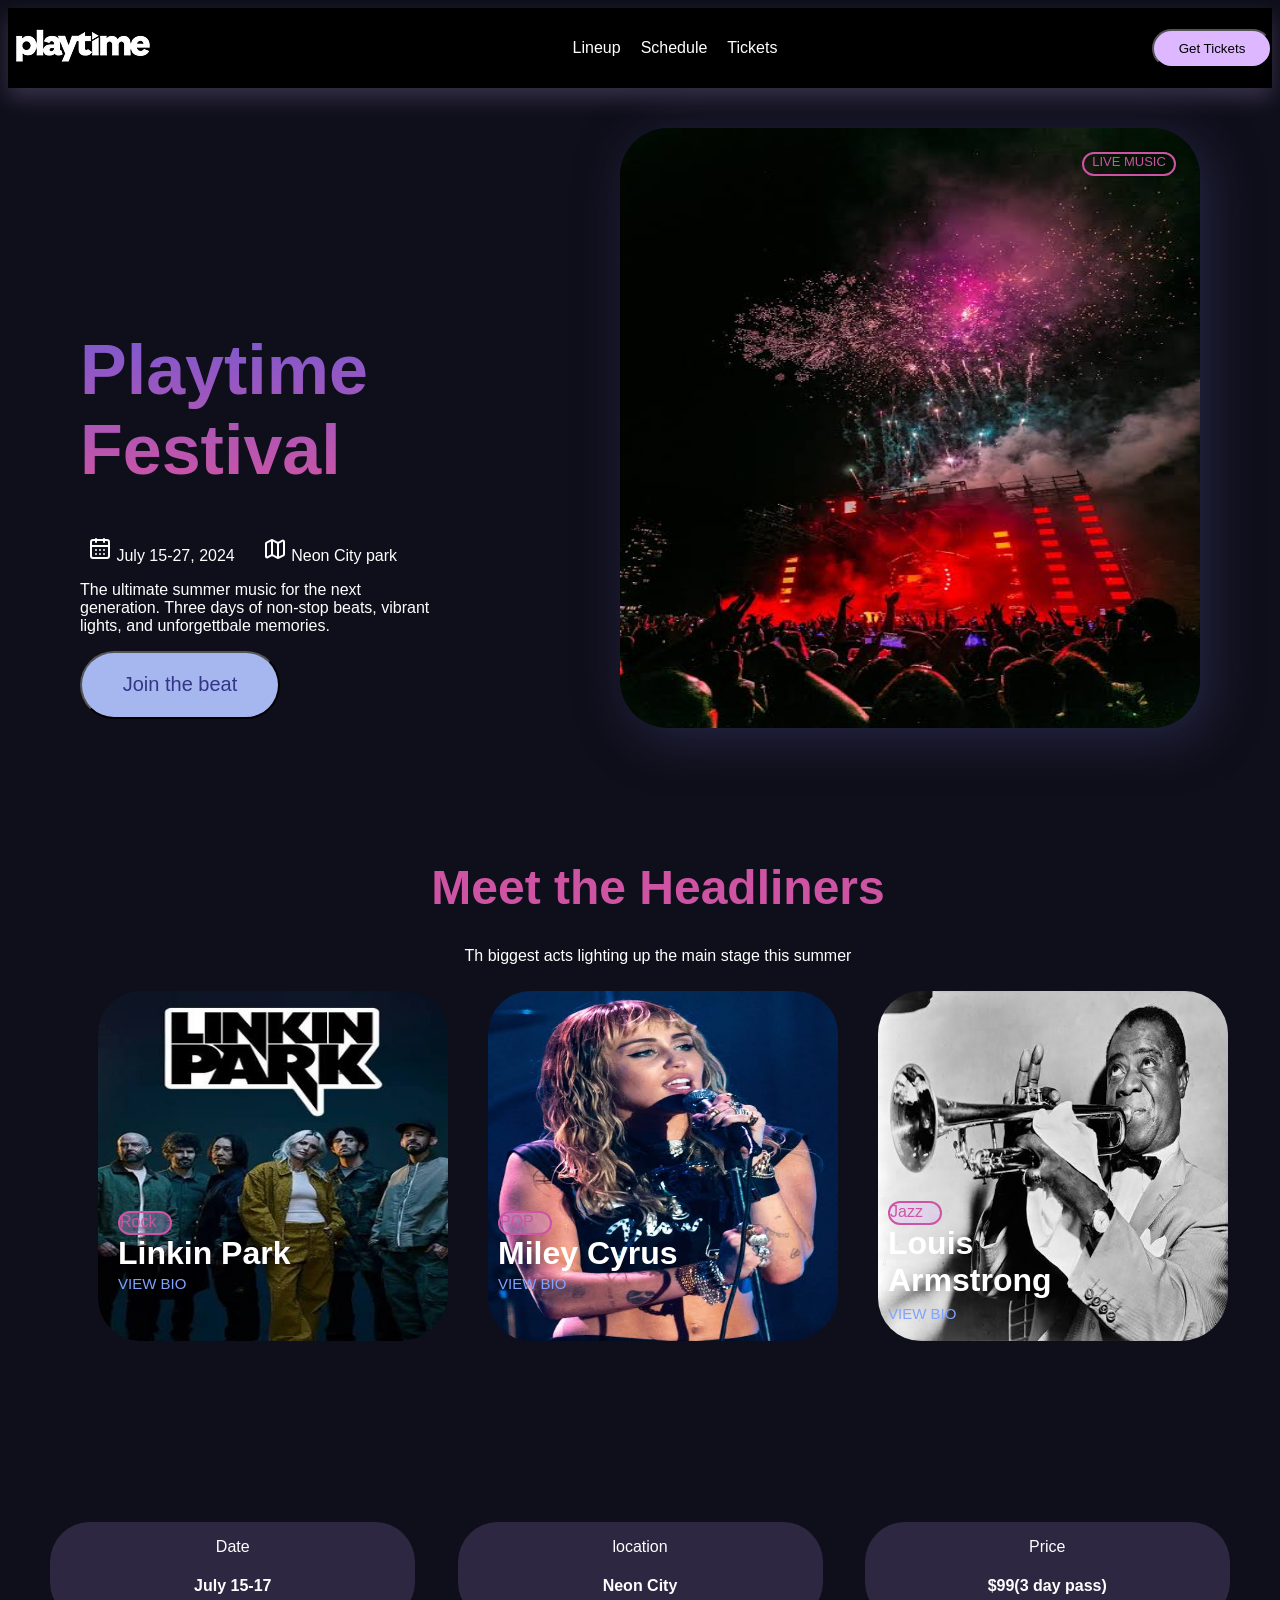
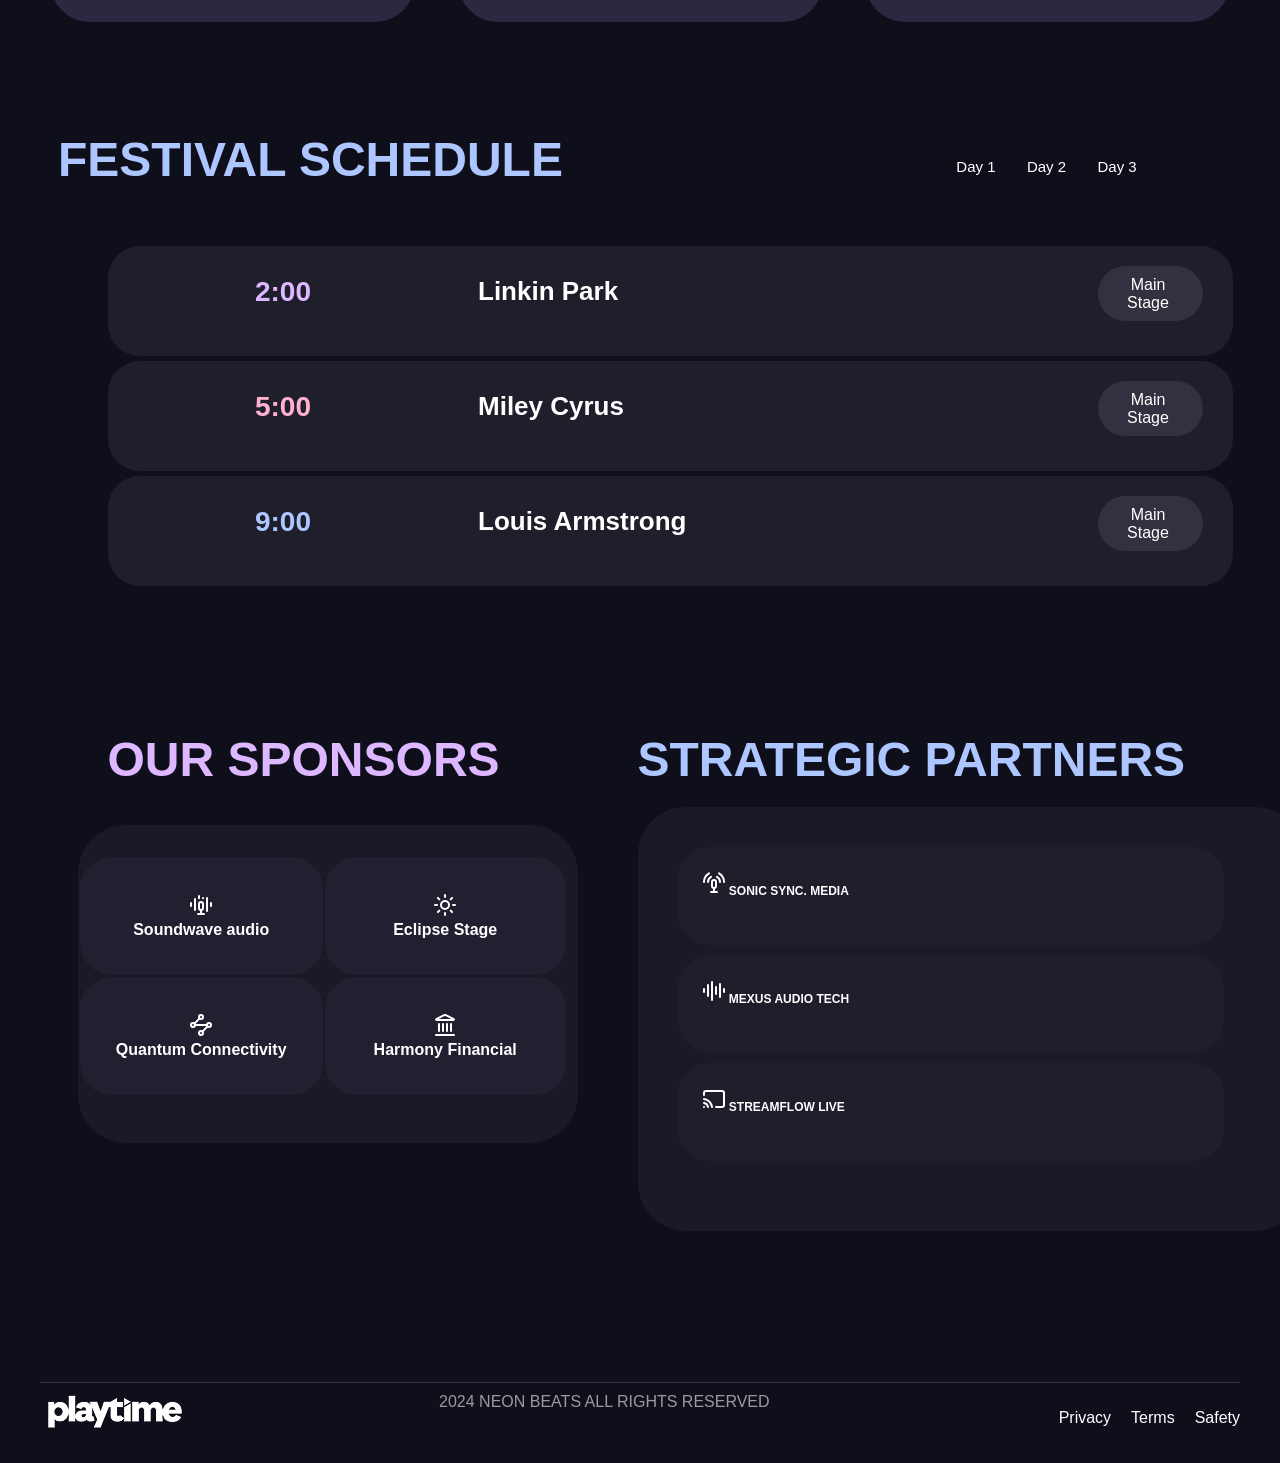
<file: index.html>
<!doctype html>
<html lang="en">
  <head>
    <meta charset="UTF-8" />
    <meta name="viewport" content="width=device-width, initial-scale=1.0" />
    <title>playtime day 1</title>
    <link rel="stylesheet" href="main.css" />
  </head>

  <body
    style="
      background-color: rgba(15, 15, 27, 1);
      color: white;
      font-family: Anybody, sans-serif;
    "
  >
    <div class="header">
      <div class="header-2">
        <div class="logo">
          <a href="/">
            <img src="PT logo 2.2922ebe0 1 (1).png" class="image/logo" />
          </a>
        </div>

        <ul class="menu">
          <li>
            <a>Lineup</a>
          </li>
          <li>
            <a>Schedule</a>
          </li>
          <li>
            <a>Tickets</a>
          </li>
        </ul>

        <button class="action">Get Tickets</button>
      </div>
    </div>

    <div class="container-jam">
      <div class="jam">
        <div class="jam-text">
          <h1 class="jam-title">Playtime Festival</h1>
          <div class="jam-meta">
            <div class="jam-date">
              <svg
                xmlns="http://www.w3.org/2000/svg"
                width="24"
                height="24"
                viewBox="0 0 24 24"
                fill="none"
                stroke="currentColor"
                stroke-width="2"
                stroke-linecap="round"
                stroke-linejoin="round"
                class="lucide lucide-calendar-days-icon lucide-calendar-days"
              >
                <path d="M8 2v3" />
                <path d="M16 2v3" />
                <rect x="3" y="3" width="18" height="18" rx="2" />
                <path d="M3 9h18" />
                <path d="M8 13h.01" />
                <path d="M12 13h.01" />
                <path d="M16 13h.01" />
                <path d="M8 17h.01" />
                <path d="M12 17h.01" />
                <path d="M16 17h.01" />
              </svg>
              July 15-27, 2024
            </div>
            <div class="jam-location">
              <svg
                xmlns="http://www.w3.org/2000/svg"
                width="24"
                height="24"
                viewBox="0 0 24 24"
                fill="none"
                stroke="currentColor"
                stroke-width="2"
                stroke-linecap="round"
                stroke-linejoin="round"
                class="lucide lucide-map-icon lucide-map"
              >
                <path
                  d="M14.106 5.553a2 2 0 0 0 1.788 0l3.659-1.83A1 1 0 0 1 21 4.619v12.764a1 1 0 0 1-.553.894l-4.553 2.277a2 2 0 0 1-1.788 0l-4.212-2.106a2 2 0 0 0-1.788 0l-3.659 1.83A1 1 0 0 1 3 19.381V6.618a1 1 0 0 1 .553-.894l4.553-2.277a2 2 0 0 1 1.788 0z"
                />
                <path d="M15 5.764v15" />
                <path d="M9 3.236v15" />
              </svg>
              Neon City park
            </div>
          </div>
          <div class="jamparagraph">
            <p>
              The ultimate summer music for the next <br />
              generation. Three days of non-stop beats, vibrant <br />
              lights, and unforgettbale memories.
            </p>
          </div>

          <button class="jam-action">Join the beat</button>
        </div>
        <div class="jam-image">
          <img src="images-6.jpg" class="image/jam-image" />
          <div class="jam-icon">LIVE MUSIC</div>
        </div>
      </div>
    </div>

    <!-- headliner -->

    <div class="lineup">
      <h1 class="lineup-title">Meet the Headliners</h1>
      <p class="lineup-par">
        Th biggest acts lighting up the main stage this summer
      </p>

      <div class="lineup-container">
        <div class="rock-1">
          <img src="linkin.jpg" class="image/rock-1" />
          <div class="rock overlay"></div>
          <div class="rock">
            <div class="rock-label">Rock</div>
            <div class="rock-name">Linkin Park</div>
            <div class="rock-view">VIEW BIO</div>
          </div>
        </div>
        <div class="pop-1">
          <img src="miley.jpg" class="image/pop-1" />
          <div class="pop">
            <div class="pop-label">POP</div>
            <div class="pop-name">Miley Cyrus</div>
            <div class="pop-view">VIEW BIO</div>
          </div>
        </div>
        <div class="jazz-1">
          <img src="louis.jpg" class="image/jazz-1" />
          <div class="jazz">
            <div class="jazz-label">Jazz</div>
            <div class="jazz-name">Louis Armstrong</div>
            <div class="jazz-view">VIEW BIO</div>
          </div>
        </div>
      </div>
    </div>

    <!-- info -->
    <div class="info">
      <div class="info-box">
        <p>Date</p>
        <h4>July 15-17</h4>
      </div>
      <div class="info-box">
        <p>location</p>
        <h4>Neon City</h4>
      </div>
      <div class="info-box">
        <p>Price</p>
        <h4>$99(3 day pass)</h4>
      </div>
    </div>

    <!-- schedule -->

    <div class="schedule">
      <div class="sch-header">
        <div class="sch-title">FESTIVAL SCHEDULE</div>

        <ul class="ul-days">
          <a><li class="day">Day 1</li></a>
          <a><li class="day">Day 2</li></a>
          <a><li class="day">Day 3</li></a>
        </ul>
      </div>

      <div class="sch-table">
        <div class="sch-rock">
          <div class="sch-rock-times">2:00</div>
          <div class="sch-rock-name">Linkin Park</div>
          <div class="sch-Main">Main Stage</div>
        </div>
        <div class="sch-pop">
          <div class="sch-pop-times">5:00</div>
          <div class="sch-pop-name">Miley Cyrus</div>
          <div class="sch-Main">Main Stage</div>
        </div>
        <div class="sch-jazz">
          <div class="sch-jazz-times">9:00</div>
          <div class="sch-jazz-name">Louis Armstrong</div>
          <div class="sch-Main">Main Stage</div>
        </div>
      </div>
    </div>

    <div class="end">
      <div class="sponsor">
        <div class="sponsor-title">OUR SPONSORS</div>
        <div class="sponsor-flex">
          <table>
            <tr>
              <th>
                <svg
                  xmlns="http://www.w3.org/2000/svg"
                  width="24"
                  height="24"
                  viewBox="0 0 24 24"
                  fill="none"
                  stroke="currentColor"
                  stroke-width="2"
                  stroke-linecap="round"
                  stroke-linejoin="round"
                  class="lucide lucide-mic-audio-lines-icon lucide-mic-audio-lines"
                >
                  <path d="M10 3v2.341" />
                  <path d="M12 17v4" />
                  <path d="M14 5v.341" />
                  <path d="M18 5v13" />
                  <path d="M2 10v3" />
                  <path d="M22 10v3" />
                  <path d="M6 6v11" />
                  <path d="M9 21h6" />
                  <rect width="4" height="8" x="10" y="9" rx="2" />
                </svg>
                <br />
                Soundwave audio
              </th>
              <th>
                <svg
                  xmlns="http://www.w3.org/2000/svg"
                  width="24"
                  height="24"
                  viewBox="0 0 24 24"
                  fill="none"
                  stroke="currentColor"
                  stroke-width="2"
                  stroke-linecap="round"
                  stroke-linejoin="round"
                  class="lucide lucide-sun-icon lucide-sun"
                >
                  <circle cx="12" cy="12" r="4" />
                  <path d="M12 2v2" />
                  <path d="M12 20v2" />
                  <path d="m4.93 4.93 1.41 1.41" />
                  <path d="m17.66 17.66 1.41 1.41" />
                  <path d="M2 12h2" />
                  <path d="M20 12h2" />
                  <path d="m6.34 17.66-1.41 1.41" />
                  <path d="m19.07 4.93-1.41 1.41" />
                </svg>
                <br />
                Eclipse Stage
              </th>
            </tr>
            <tr>
              <th>
                <svg
                  xmlns="http://www.w3.org/2000/svg"
                  width="24"
                  height="24"
                  viewBox="0 0 24 24"
                  fill="none"
                  stroke="currentColor"
                  stroke-width="2"
                  stroke-linecap="round"
                  stroke-linejoin="round"
                  class="lucide lucide-waypoints-icon lucide-waypoints"
                >
                  <path d="m10.586 5.414-5.172 5.172" />
                  <path d="m18.586 13.414-5.172 5.172" />
                  <path d="M6 12h12" />
                  <circle cx="12" cy="20" r="2" />
                  <circle cx="12" cy="4" r="2" />
                  <circle cx="20" cy="12" r="2" />
                  <circle cx="4" cy="12" r="2" />
                </svg>
                <br />
                Quantum Connectivity
              </th>
              <th>
                <svg
                  xmlns="http://www.w3.org/2000/svg"
                  width="24"
                  height="24"
                  viewBox="0 0 24 24"
                  fill="none"
                  stroke="currentColor"
                  stroke-width="2"
                  stroke-linecap="round"
                  stroke-linejoin="round"
                  class="lucide lucide-landmark-icon lucide-landmark"
                >
                  <path d="M10 18v-7" />
                  <path
                    d="M11.119 2.205a2 2 0 0 1 1.762 0l7.84 3.846A.5.5 0 0 1 20.5 7h-17a.5.5 0 0 1-.22-.949z"
                  />
                  <path d="M14 18v-7" />
                  <path d="M18 18v-7" />
                  <path d="M3 22h18" />
                  <path d="M6 18v-7" />
                </svg>
                <br />
                Harmony Financial
              </th>
            </tr>
          </table>
        </div>
      </div>

      <div>
        <div class="strat-title">STRATEGIC PARTNERS</div>
        <div class="strat-content">
          <div class="strat-cont">
            <svg
              xmlns="http://www.w3.org/2000/svg"
              width="24"
              height="24"
              viewBox="0 0 24 24"
              fill="none"
              stroke="currentColor"
              stroke-width="2"
              stroke-linecap="round"
              stroke-linejoin="round"
              class="lucide lucide-mic-signal-icon lucide-mic-signal"
            >
              <path d="M12 17v4" />
              <path d="M18 11a6 6 0 00-3-5.197" />
              <path d="M2 11a10 10 0 015-8.662" />
              <path d="M22 11a10 10 0 00-5-8.662" />
              <path d="M6 11a6 6 0 013-5.197" />
              <path d="M9 21h6" />
              <rect x="10" y="9" width="4" height="8" rx="2" />
            </svg>
            SONIC SYNC. MEDIA
          </div>
          <div class="strat-cont">
            <svg
              xmlns="http://www.w3.org/2000/svg"
              width="24"
              height="24"
              viewBox="0 0 24 24"
              fill="none"
              stroke="currentColor"
              stroke-width="2"
              stroke-linecap="round"
              stroke-linejoin="round"
              class="lucide lucide-audio-lines-icon lucide-audio-lines"
            >
              <path d="M2 10v3" />
              <path d="M6 6v11" />
              <path d="M10 3v18" />
              <path d="M14 8v7" />
              <path d="M18 5v13" />
              <path d="M22 10v3" />
            </svg>
            MEXUS AUDIO TECH
          </div>
          <div class="strat-cont">
            <svg
              xmlns="http://www.w3.org/2000/svg"
              width="24"
              height="24"
              viewBox="0 0 24 24"
              fill="none"
              stroke="currentColor"
              stroke-width="2"
              stroke-linecap="round"
              stroke-linejoin="round"
              class="lucide lucide-cast-icon lucide-cast"
            >
              <path
                d="M2 8V6a2 2 0 0 1 2-2h16a2 2 0 0 1 2 2v12a2 2 0 0 1-2 2h-6"
              />
              <path d="M2 12a9 9 0 0 1 8 8" />
              <path d="M2 16a5 5 0 0 1 4 4" />
              <line x1="2" x2="2.01" y1="20" y2="20" />
            </svg>
            STREAMFLOW LIVE
          </div>
        </div>
      </div>
    </div>

    <div class="footer">
      <div class="footer-img">
        <img src="PT logo 2.2922ebe0 1 (1).png" class="image/footer" />
      </div>
      <div class="footer-text">2024 NEON BEATS ALL RIGHTS RESERVED</div>

      <ul class="footer-info">
        <a><li>Privacy</li></a>
        <a><li>Terms</li></a>
        <a><li>Safety</li></a>
      </ul>
    </div>

    <!-- extra info -->
  </body>
</html>
</file>
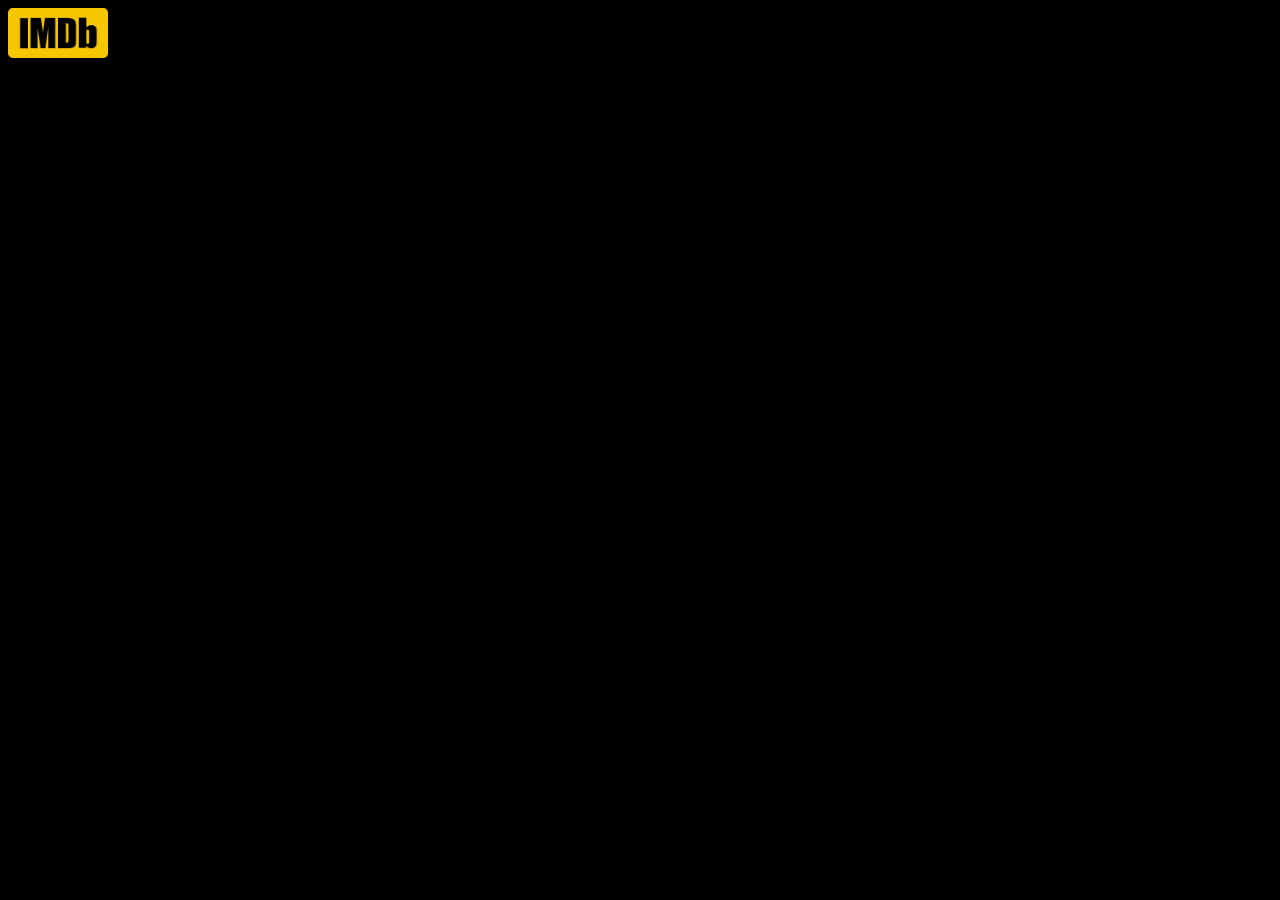
<file: imbd.html>
<!DOCTYPE html>
<html lang="en">
<head>
    <meta charset="UTF-8">
    <meta name="viewport" content="width=device-width, initial-scale=1.0">
    <title>Document</title>
    <link rel="stylesheet" href="imbd.css">
</head>
<body class="header">
    <div class="header2">
        <div>
            <div class="logo">  <!--logo-->
                <a>
                    <img src="IMDB_Logo_2016.svg.webp" class="image/logo">
                </a>

            </div >

            <div class="menu"></div>

            <div class="search engine">

            </div>

            <div class="searchengine"></div>

            <div class="watchlist">

            </div>

            <div class="language"></div>
        </div>
    </div>
    
</body>
</html>
</file>
<file: main.css>
.header {
position: sticky;
top: 0;
z-index: 100;


}

.header-2 {
    display: flex;
    justify-content: space-between;
    align-items: center;

  
    height: 80px;
    background-color: black;

    box-shadow: 0px 10px 20px rgba(221, 183, 255, 0.2);

    margin-bottom: 97px;
    margin:0 auto;
   

}

.logo img{
    width: 150px;
}



.action{
    background-color:rgb(221, 183, 255);
    height: 39px;
    width: 120px;
    text-align: center;
    border-radius:999px;
}

.action:hover{
    background-color:rgb(152, 110, 189);
}

.menu{
   display: flex;
   gap: 20px;
   text-align: center;
   list-style-type: none;
}


.menu a:hover{
color:rgb(221, 183, 255);
padding-bottom: 8px;
border-bottom: 4px solid rgb(221, 183, 255);
}

/*Header ends*/

.container-jam{

}

.jam {
    display: flex;
    width: 1120px;
    height: 600px;
    margin: 0 auto;
    padding-top: 40px;
    justify-content: space-between;
    align-items: center;
}

.jam-title {
    font-size: 70px; 
    font-weight: 40px; 
    background: linear-gradient(#7b59d0, #ce54a3);
    background-clip: text;
    color: transparent;
    

}




.jam-image img{
    width: 580px;
    height: 600px;
    border-radius: 48px;
    box-shadow: 9px 10px 50px rgba(59, 59, 110, 0.5);

   
}

.jam-image {
    width: 580px;
    height: 600px;
    position: relative;

}

.jam-icon {
    position:absolute;
    top:24px;
    right: 24px;
    color:#ce54a3;
    border: 2px solid #ce54a3;
    border-radius: 30px;
    font-size: small;
    width: 90px;
    height: 20px;
    text-align: center;
}


.jam-text {
    padding-top: 10px;
    height: 300px;
}

.jam-meta {
    display: flex;
    
    gap: 20px;
}


.jam-date {
    background-image: url("https://www.google.com/imgres?q=date%20icon&imgurl=https%3A%2F%2Fp1.hiclipart.com%2Fpreview%2F779%2F107%2F742%2Fdate-icon-calendar-symbol-calendar-date-logo-icon-design-month-blue-png-clipart.jpg&imgrefurl=https%3A%2F%2Fwww.hiclipart.com%2Ffree-transparent-background-png-clipart-phdbn&docid=8sCDwyjX9GWssM&tbnid=YhRY7cSOZEybOM&vet=12ahUKEwiD0azS-bqWAxXIkOEIHT_YIE0QnPAOegQITRAA..i&w=540&h=540&hcb=2&ved=2ahUKEwiD0azS-bqWAxXIkOEIHT_YIE0QnPAOegQITRAA");
    background-repeat: no-repeat;
    padding-left: 8px;
}
.jam-location {
    background-image: url("https://www.google.com/imgres?q=location%20icon&imgurl=https%3A%2F%2Fwww.citypng.com%2Fpublic%2Fuploads%2Fpreview%2Fgps-location-white-symbol-icon-transparent-png-701751695035107fkjofebutf.png&imgrefurl=https%3A%2F%2Fwww.citypng.com%2Fphoto%2F19284%2Fgps-location-white-symbol-icon-transparent-png&docid=Pcoe5dBOWqioyM&tbnid=FIG_tO82VCoRKM&vet=12ahUKEwjlzZHYjL2WAxURj-EIHfpUB1oQnPAOegUI2AUQAA..i&w=800&h=800&hcb=2&ved=2ahUKEwjlzZHYjL2WAxURj-EIHfpUB1oQnPAOegUI2AUQAA");
   background-repeat: no-repeat;
    padding-left: 8px;
}

.jam-action{ 
    background-color:rgb(165, 183, 238);
    text-align: center;
    color: rgb(53, 53, 135);
    height: 68px;
    width: 200px;
    border-radius: 999px;
    font-size: 20px;
    
}

.lineup{
    width: 1200px;
    height: 684px;
    margin:0 auto;
    padding-top: 100px;
    padding-left: 50px;
    padding-right: 50px;
}


.lineup-container {
    display: flex;
    justify-content: space-evenly;
    align-items: center;

}

.rock-1 {
    width: 350px;
    height:350px;
    border-radius: 48px;
    padding: 5px;
    position: relative;
    overflow: hidden;
}

.rock-1 img {
    width: 350px;
    height:350px;
    border-radius: 48px;
    padding: 5px;
}

.rock-overlay {
    background: linear-gradient(rgba(30, 30, 46, 1), rgba(30, 30, 46, 0));
    width:350px;
    height: 350px;
    position: absolute;
}

.rock {
    width:350px;
    height: 150px;
    position: absolute;
    bottom: -20px;
    left: 30px;

}

.rock-label {
    width: 50px;
    height: 20px;
    color: #ce54a3;
    background-color: rgba(221, 183, 255, 0.3);
    border: 2px solid #ce54a3;
    border-radius: 32px;
}

.rock-name {
    width: 200px;
    height: 40px;
    font-size: 32px;
    font-weight: 700;

}


.rock-view {
    width: 72px;
    height: 20px;
    color: rgb(129, 162, 253);
    font-weight: 200;
    font-size: 15px;
}

/* pop*/


.pop-1 {
    width: 350px;
    height:350px;
    border-radius: 48px;
    padding: 5px;
    position: relative;
    overflow: hidden;
}

.pop-1 img {
    width: 350px;
    height:350px;
    border-radius: 48px;
    padding: 5px;
}

.pop-overlay {
    background: linear-gradient(rgba(30, 30, 46, 1), rgba(30, 30, 46, 0));
}

.pop {
    width:350px;
    height: 150px;
    position: absolute;
    bottom: -20px;
    left: 20px;

}

.pop-label {
    width: 50px;
    height: 20px;
    color: #ce54a3;
    background-color: rgba(221, 183, 255, 0.3);
    border: 2px solid #ce54a3;
    border-radius: 32px;
}

.pop-name {
    width: 230px;
    height: 40px;
    font-size: 32px;
    font-weight: 700;

}


.pop-view {
    width: 72px;
    height: 20px;
    color: rgb(129, 162, 253);
    font-weight: 200;
    font-size: 15px;
}

/* jazz*/


.jazz-1 {
    width: 350px;
    height:350px;
    border-radius: 48px;
    padding: 5px;
    position: relative;
    overflow: hidden;
}

.jazz-1 img {
    width: 350px;
    height:350px;
    border-radius: 48px;
    padding: 5px;
}

.jazz-overlay {
    background: linear-gradient(rgba(30, 30, 46, 1), rgba(30, 30, 46, 0));
}

.jazz {
    width:350px;
    height: 150px;
    position: absolute;
    bottom: -10px;
    left: 20px;


}

.jazz-label {
    width: 50px;
    height: 20px;
    color: #ce54a3;
    background-color: rgba(221, 183, 255, 0.3);
    border: 2px solid #ce54a3;
    border-radius:32px;
}

.jazz-name {
    width: 144px;
    height: 40px;
    font-size: 32px;
    font-weight: 700;


}


.jazz-view {
    width: 72px;
    height: 20px;
    color: rgb(129, 162, 253);
    font-weight: 200;
    font-size: 15px;
    padding-top: 40px;

}

.lineup-title {
    text-align: center;
    font-size: 48px;
    color:#ce54a3
}

.lineup-par {
    text-align: center;

}








.info {
width: 1125;
height:120px;
display: flex;
gap: 100 px;
align-items: center;
justify-content: space-evenly;
}

.info-box {
    width: 365px;
    height: 100px;
    background-color: rgba(54, 45, 76, 0.8);
    border-radius: 40px ;
    text-align: center;

}



/* schedule*/

.schedule {
    width:1200px;
    height: 600px;
    margin:0 auto;
    padding-top: 100px;
    padding-left: 50px;
    padding-right: 50px;


}

.sch-header {
    display: flex;
    justify-content: space-between;


}

.sch-title {
    font-size: 48px;
    font-weight: 800;
    color: rgba(173, 198, 255, 1);
    


}



.ul-days {
    width: 223px;
    height: 32px;
    display: flex;
    list-style-type: none;
    justify-content: space-evenly;
    padding-right: 100px;
    
    
}

.day {
    font-size: 15px;
    padding: 10px;

}

.day:hover {
    color:rgba(221, 183, 255, 1);
    border: 1px solid rgba(221, 183, 255, 1);
    background-color: rgba(221, 183, 255, 0.2);
    border-radius: 20px;

}


.sch-table {
    margin:0 auto;
    padding: 50px;
    width: 1180px;
    height: 345px;


}

.sch-rock {
    width:1125px;
    height:110px;
    background-color:rgba(31, 30, 43, 1) ;
    margin-bottom: 5px;
    display: flex;
    justify-content: space-between;
    border-radius: 32px;
}

.sch-rock-times {
    font-size: 28px ;
    font-weight: 700;
    width: 350px;
    height: 40px;
    color: rgba(221, 183, 255, 1);
    text-align: center;
    padding-top:30px;
}

.sch-rock-name {
    width: 600px;
    height: 64px;
    font-size: 26px;
    font-weight: 700;
    padding-top:30px;
}

.sch-pop {
    width:1125px;
    height:110px;
    background-color:rgba(31, 30, 43, 1) ;
    margin-bottom: 5px;
    display: flex;
    justify-content: space-between;
    border-radius: 32px;
}

.sch-pop-times {
    font-size: 28px ;
    font-weight: 700;
    width: 350px;
    height: 40px;
    color: rgba(255, 176, 205, 1);
    text-align: center;
    padding-top:30px;
}

.sch-pop-name {
    width: 600px;
    height: 64px;
    font-size: 26px;
    font-weight: 700;
    padding-top:30px;
}

.sch-jazz {
    width:1125px;
    height:110px;
    background-color:rgba(31, 30, 43, 1) ;
    margin-bottom: 5px;
    display: flex;
    justify-content: space-between;
    border-radius: 32px;
    
}

.sch-jazz-times {
    font-size: 28px ;
    font-weight: 700;
    width: 350px;
    height: 40px;
    color: rgba(173, 198, 255, 1);
    text-align: center;
    padding-top:30px;
}


.sch-jazz-name {
    width: 600px;
    height: 64px;
    font-size: 26px;
    font-weight: 700;
    padding-top:30px;
}

.sch-Main {
    padding-right: 20px;
    padding-left: 15px;
    padding-bottom: 30px;
    width: 70px;
    height: 15px;
    border-radius: 32px;
    background-color: rgba(77, 67, 84, 0.5);
    padding-top:10px;
    margin-top: 20px;
    margin-right: 30px;
    text-align: center;
    

}

/* End */

.end {
    width: 1125px;
    height:550px;
    display: flex;
    margin:0 auto;
}

/* Sponsor */
.sponsor-title {
    font-size: 48px;
    font-weight: 800;
    color:rgba(221, 183, 255, 1);
    width:530px;
    height:73px;
    padding-left: 30px;
}

.sponsor-flex {
    width:500px;
    height: 318px;
    background-color: rgba(77, 67, 84, 0.2);
    border-radius: 48px;
}

table {
    width: 490px;
    height: 236px;
    gap: 24px;
    margin-top: 20px;
    align-items: center;
    padding-top: 30px;
}
    
   
    
     



th {
    width: 207px;
    height: 70px;
    background-color: rgb(33, 32, 48);
    border-radius: 32px;
    padding: 24px;
    border-collapse: collapse;
    gap: 10px;
}



/* STRATEGIES */

.strat-title {
    font-size: 48px;
    font-weight: 800;
    color: rgba(173, 198, 255, 1);
    

}

.strat-content {
    width: 584px;
    height:344px;
    border-radius: 48px;
    background-color: rgba(77, 67, 84, 0.2);
    align-items: center;
    padding: 40px;
    margin-top: 20px;
  
}

.strat-cont {
    width: 498px;
    height: 50px;
    border-radius: 32px;
    background-color: rgba(31, 30, 43, 1);
    padding: 24px;
    gap:24px;
    font-size: 12px;
    font-weight: 600;
    margin-bottom: 10px;
    
}

.footer{
    margin:0 auto;
    width:1200px;
    height:62px;
    display:flex;
    justify-content: space-between;
    margin-top: 100px;
    padding-top: 10px;
    border-top: 1px solid rgba(221, 183, 255, 0.2);
}

.footer-text {
    color: rgb(156, 155, 155);
}

.footer-info {
    display:flex;
    gap: 20px;
    list-style-type: none;
}
</file>
<file: imbd.css>
.header {
    background-color: black;
}

.header-2{
    display:flex;
    justify-content: space-evenly;
    algin-items: center;
    width: 100%;
    length: 50px;
}

.logo img{
    width: 100px;
}

.menu
</file>
